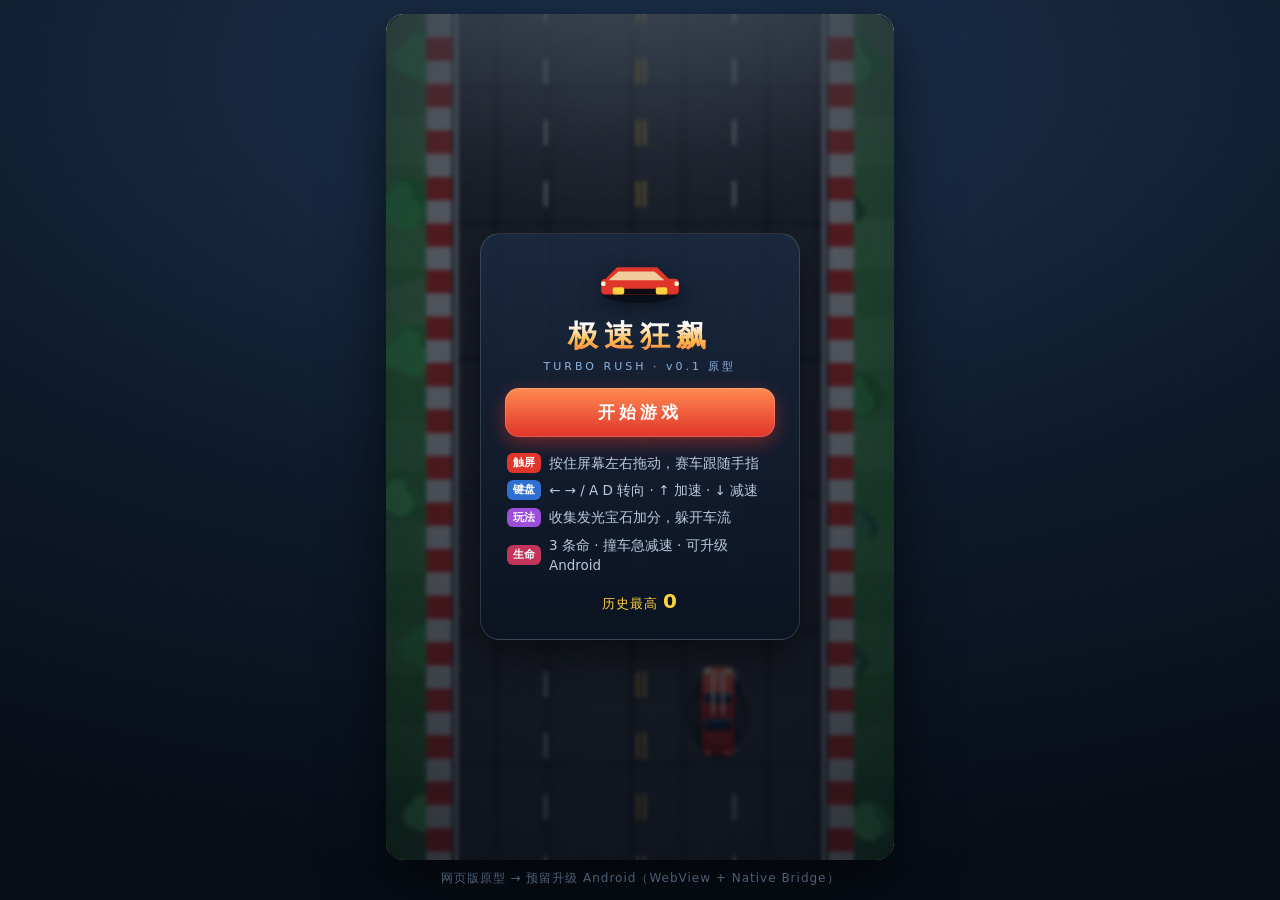
<file: app/src/main/assets/www/index.html>
<!DOCTYPE html>
<html lang="zh-CN">
<head>
<meta charset="UTF-8">
<meta name="viewport" content="width=device-width, initial-scale=1.0, maximum-scale=1.0, user-scalable=no, viewport-fit=cover">
<meta name="mobile-web-app-capable" content="yes">
<meta name="apple-mobile-web-app-capable" content="yes">
<title>极速狂飙 · Turbo Rush（网页版原型）</title>
<link rel="stylesheet" href="css/style.css?v=2">
</head>
<body>
<script>
/* 2D 版是竖版跑道，固定竖屏（从 3D 横屏返回时自动转回） */
(function () {
  function lock() {
    try { if (window.AndroidBridge && AndroidBridge.setOrientation) AndroidBridge.setOrientation('portrait'); } catch (e) { }
  }
  lock();
  window.addEventListener('pageshow', lock);
  document.addEventListener('visibilitychange', function () { if (!document.hidden) lock(); });
})();
</script>
<div id="stage">

  <div id="wrap">
    <canvas id="game"></canvas>

    <!-- 主菜单 -->
    <div id="menu" class="overlay">
      <div class="card">
        <div class="logo">
          <svg class="logo-car" viewBox="0 0 64 32" aria-hidden="true">
            <ellipse cx="32" cy="24" rx="26" ry="6" fill="rgba(0,0,0,.35)"/>
            <path d="M8 13 L16 5 H44 L52 13 L56 13 Q59 13 59 16 L59 21 Q59 24 56 24 L8 24 Q5 24 5 21 L5 16 Q5 13 8 13 Z" fill="#e0352b"/>
            <path d="M10 14 L17 8 H42 L49 14 Z" fill="#f4e6b0" opacity=".85"/>
            <path d="M16 24 L16 20 H48 L48 24 Z" fill="#0d0d11"/>
            <rect x="13" y="19" width="8" height="5" rx="1.4" fill="#ffd23f"/>
            <rect x="43" y="19" width="8" height="5" rx="1.4" fill="#ffd23f"/>
            <rect x="5" y="15" width="3" height="3" rx="1" fill="#fff7cf"/>
            <rect x="56" y="15" width="3" height="3" rx="1" fill="#fff7cf"/>
          </svg>
          <h1>极速狂飙</h1>
          <p class="sub">TURBO RUSH · v0.1 原型</p>
        </div>
        <button id="btnStart" class="btn primary">开始游戏</button>
        <div class="tips">
          <p><i class="tag t-touch">触屏</i>按住屏幕左右拖动，赛车跟随手指</p>
          <p><i class="tag t-key">键盘</i>← → / A D 转向 · ↑ 加速 · ↓ 减速</p>
          <p><i class="tag t-gem">玩法</i>收集发光宝石加分，躲开车流</p>
          <p><i class="tag t-heart">生命</i>3 条命 · 撞车急减速 · 可升级 Android</p>
        </div>
        <p class="best">历史最高 <span id="menuBest">0</span></p>
      </div>
    </div>

    <!-- 暂停 -->
    <div id="paused" class="overlay hidden">
      <div class="card small">
        <h2>已暂停</h2>
        <button id="btnResume" class="btn primary">继续</button>
        <button id="btnQuit" class="btn ghost">回主菜单</button>
      </div>
    </div>

    <!-- 结束 -->
    <div id="over" class="overlay hidden">
      <div class="card">
        <h2 id="overTitle">挑战结束</h2>
        <div class="stats">
          <div><span>得分</span><b id="stScore">0</b></div>
          <div><span>宝石</span><b id="stGems">0</b></div>
          <div><span>里程</span><b id="stDist">0 m</b></div>
          <div><span>最高</span><b id="stBest">0</b></div>
        </div>
        <button id="btnAgain" class="btn primary">再跑一次</button>
        <button id="btnMenu" class="btn ghost">回主菜单</button>
      </div>
    </div>

    <!-- 右上悬浮按钮 -->
    <button id="btnPause" class="fab hidden" aria-label="暂停">
      <svg viewBox="0 0 24 24"><path d="M7 5h4v14H7zM13 5h4v14h-4z"/></svg>
    </button>
    <button id="btnSound" class="fab hidden" aria-label="声音">
      <svg class="ic-on" viewBox="0 0 24 24"><path d="M3 9v6h4l5 5V4L7 9H3zm13.5 3A4.5 4.5 0 0 0 14 8v8a4.5 4.5 0 0 0 2.5-4zM14 3.2v2.1a7 7 0 0 1 0 13.4v2.1a9 9 0 0 0 0-17.6z"/></svg>
      <svg class="ic-off" viewBox="0 0 24 24"><path d="M3 9v6h4l5 5V4L7 9H3zm13.6 3l3.2-3.2-1.4-1.4-3.2 3.2-3.2-3.2-1.4 1.4L13.8 12l-3.2 3.2 1.4 1.4 3.2-3.2 3.2 3.2 1.4-1.4-3.2-3.2z"/></svg>
    </button>

  </div>

  <p class="footnote">网页版原型 → 预留升级 Android（WebView + Native Bridge）</p>
</div>

<script src="js/util.js?v=2"></script>
<script src="js/config.js?v=2"></script>
<script src="js/audio.js?v=2"></script>
<script src="js/sprites.js?v=2"></script>
<script src="js/input.js?v=2"></script>
<script src="js/game.js?v=2"></script>
<script src="js/main.js?v=2"></script>
</body>
</html>
</file>
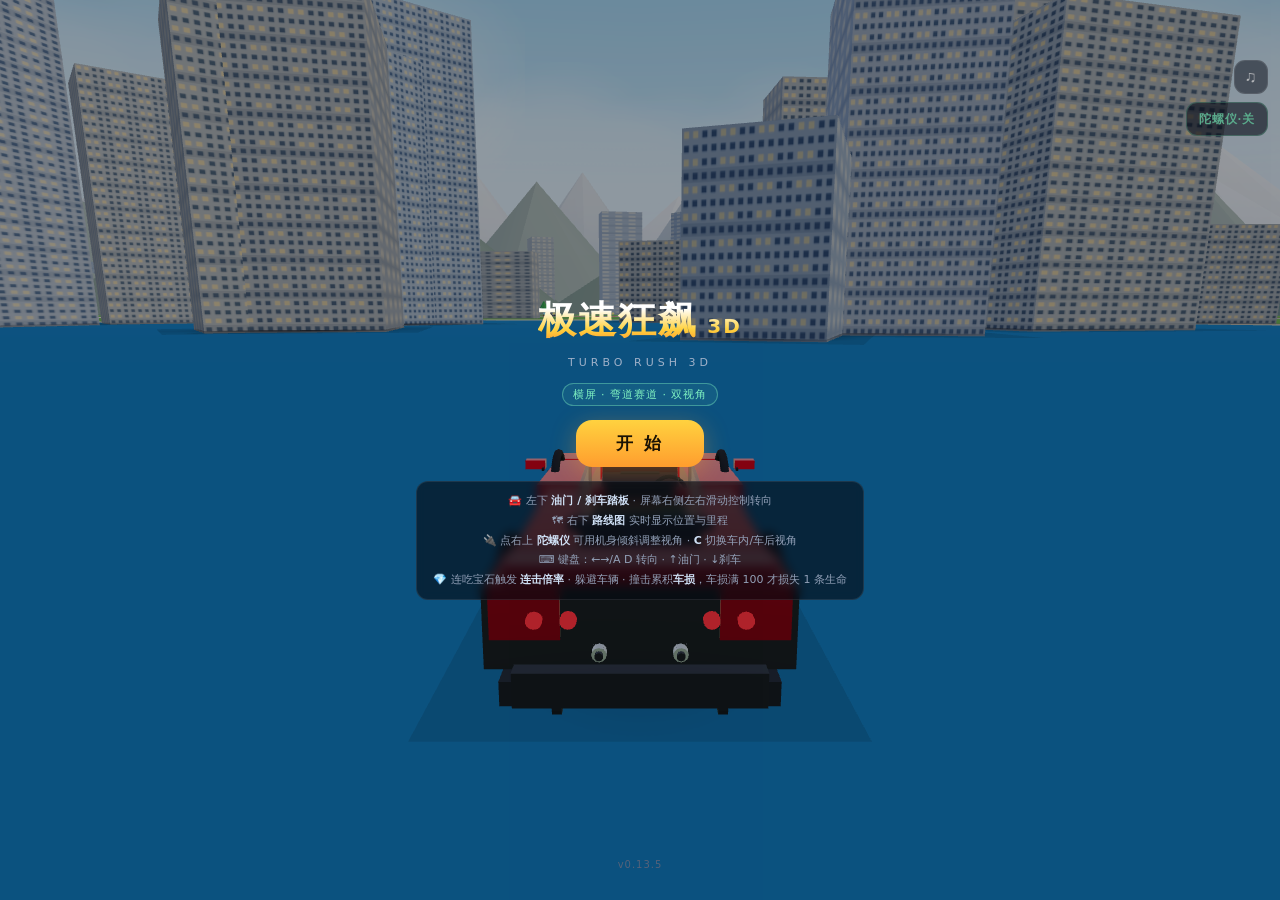
<file: app/src/main/assets/www3d/index.html>
<!DOCTYPE html>
<html lang="zh-CN">
<head>
<meta charset="UTF-8">
<meta name="viewport" content="width=device-width, initial-scale=1.0, maximum-scale=1.0, user-scalable=no, viewport-fit=cover">
<meta name="theme-color" content="#0b0f1a">
<title>极速狂飙 3D · Turbo Rush 3D</title>

<!-- ============================================================
     启动引导（必须最先执行，不依赖 three.min.js / main.js）
       1. 立即锁定横屏 —— WebView 注入桥可能晚于页面脚本，故多重重试
       2. 全局错误捕获 → 屏幕底部诊断条（真机排查的唯一可见通道）
       3. 诊断信息：THREE 版本 / WebGL / 视口 / 帧率
     ============================================================ -->
<script>
window.__diag = { msgs: [], three: '未加载', webgl: '检测中', size: '-', fps: 0, objs: 0 };
window.__booted = false;

window.__diagText = function () {
  var d = window.__diag;
  var s = 'THREE:' + d.three + ' | WebGL:' + d.webgl + ' | ' + d.size + ' | ' + d.fps + 'fps | obj:' + d.objs;
  if (d.extra) s += '\n' + d.extra;
  if (d.msgs.length) s += '\n' + d.msgs.slice(-3).join('\n');
  return s;
};
window.__diagRefresh = function () {
  try { var el = document.getElementById('diag'); if (el) el.textContent = window.__diagText(); } catch (e) {}
};
/* 诊断条默认隐藏：仅当出现 [FATAL]/[ERR]/[REJ] 级错误时才弹出（正常游戏界面无黑条） */
window.__diagLog = function (m) {
  try {
    var s = String(m);
    if (window.__diag.msgs.indexOf(s) < 0) window.__diag.msgs.push(s);
    if (/^\[(FATAL|ERR|REJ)\]/.test(s)) {
      var el = document.getElementById('diag');
      if (el) { el.style.display = 'block'; el.textContent = window.__diagText(); }
      var fb = document.getElementById('fatalBox');
      if (fb) { fb.style.display = 'block'; fb.textContent = s; }
    }
  } catch (e) {}
};

/* —— 横屏锁定：立即 + 轮询重试 + pageshow —— */
function __lockLandscape() {
  try {
    if (window.AndroidBridge && AndroidBridge.setOrientation) AndroidBridge.setOrientation('landscape');
  } catch (e) {}
}
__lockLandscape();
var __ln = 0;
var __li = setInterval(function () { __lockLandscape(); if (++__ln >= 16) clearInterval(__li); }, 250);
window.addEventListener('pageshow', __lockLandscape);

/* —— 全局错误捕获（放在所有脚本之前，确保能抓到启动期异常）—— */
window.onerror = function (msg, src, line) {
  window.__diagLog('[ERR] ' + msg + ' @' + String(src || '').split('/').pop() + ':' + line);
  return false;
};
window.addEventListener('unhandledrejection', function (e) {
  window.__diagLog('[REJ] ' + ((e.reason && e.reason.message) || e.reason));
});
</script>

<style>
  * { margin:0; padding:0; box-sizing:border-box; -webkit-tap-highlight-color:transparent; }
  html,body { width:100%; height:100%; overflow:hidden; background:#0b0f1a; touch-action:none;
              font-family:"PingFang SC","Microsoft YaHei",system-ui,sans-serif; user-select:none; -webkit-user-select:none; }
  /* ⚠️ 必须显式声明 100%：否则高 DPR 手机上 canvas 会按固有(物理)像素撑开，只显示画面一角 */
  #game { position:fixed; inset:0; width:100%; height:100%; display:block; }
  /* —— HUD —— */
  #hud { position:fixed; inset:0; pointer-events:none; color:#fff; z-index:3; }
  .top { position:absolute; top:0; left:0; right:0; display:flex; justify-content:space-between;
         align-items:flex-start; padding:10px 12px;
         padding-left:calc(12px + env(safe-area-inset-left)); padding-right:calc(12px + env(safe-area-inset-right)); }
  .score-box { background:rgba(8,12,24,.55); border:1px solid rgba(255,255,255,.14); border-radius:14px;
               padding:5px 12px; backdrop-filter:blur(6px); text-align:center; }
  .score-box .label { font-size:10px; letter-spacing:2px; opacity:.65; }
  .score-box .value { font-size:20px; font-weight:800; font-variant-numeric:tabular-nums; }
  #score { color:#ffd23f; }
  /* 功能按钮：统一由 #topBtns 弹性容器排布（竖屏竖排 / 横屏横排，间隔 8px，永不重叠）
     —— 旧版三个按钮各自 absolute 定位，横屏下 btnSound/btnGyro 都写 right:12px;top:56px
        直接完全重叠，btnView 也与 btnGyro 横向压叠 46px。 */
  #topBtns { position:absolute; top:60px; right:calc(12px + env(safe-area-inset-right));
             display:flex; flex-direction:column; align-items:flex-end; gap:8px; pointer-events:none; }
  #btnSound, #btnView, #btnGyro { position:relative; pointer-events:auto; height:34px; border-radius:11px;
        font-size:12px; font-weight:700; letter-spacing:1px; cursor:pointer; white-space:nowrap; flex:0 0 auto; }
  #btnSound { background:rgba(8,12,24,.5); border:1px solid rgba(255,255,255,.15);
              color:#fff; width:34px; font-size:16px; }
  #btnView { background:rgba(8,12,24,.6); border:1px solid rgba(255,255,255,.18);
             color:#cfe6ff; padding:0 12px; }
  #btnView.hidden { display:none; }
  #btnGyro { background:rgba(8,12,24,.6); border:1px solid rgba(127,240,192,.35);
             color:#7ff0c0; padding:0 12px; }
  #viewBadge { position:absolute; left:50%; top:10px; transform:translateX(-50%); background:rgba(8,12,24,.5);
               border:1px solid rgba(255,255,255,.12); border-radius:999px; padding:3px 13px; font-size:11px;
               letter-spacing:2px; color:#9fd0ff; }
  /* —— 连击条 —— */
  #combo { position:absolute; left:50%; top:48px; transform:translateX(-50%); text-align:center; pointer-events:none;
           opacity:0; transition:opacity .2s; }
  #combo .cm { font-size:19px; font-weight:900; color:#ffd23f; text-shadow:0 0 14px rgba(255,200,60,.8); letter-spacing:1px; }
  #combo .bar { width:140px; height:4px; border-radius:2px; background:rgba(255,255,255,.16); margin:4px auto 0; overflow:hidden; }
  #combo .bar i { display:block; height:100%; width:100%; background:linear-gradient(90deg,#ffd23f,#ff7a2e); }
  /* —— 生命值 + 车损 ——
     v0.13.2：原 #lives 在 right:12px;bottom:34px，正好压在右下角 #mapBox 路线图上；
     现移到左上角计分框下方，并在其下新增"车损"条。 */
  #lives { position:absolute; top:68px; left:calc(12px + env(safe-area-inset-left));
           display:flex; gap:6px; filter:drop-shadow(0 2px 4px rgba(0,0,0,.5)); }
  .heart { width:18px; height:18px; transform:rotate(45deg); border-radius:4px; background:linear-gradient(135deg,#ff5a6e,#ff2d55);
           box-shadow:0 0 8px rgba(255,45,85,.6); }
  .heart.off { background:#263040; box-shadow:none; }
  .heart.hit { animation:heartHit .45s ease-out; }
  @keyframes heartHit { 0%{transform:rotate(45deg) scale(1.5);} 100%{transform:rotate(45deg) scale(1);} }
  #dmgWrap { position:absolute; top:96px; left:calc(12px + env(safe-area-inset-left)); width:108px;
             pointer-events:none; }
  #dmgWrap .lb { font-size:9px; letter-spacing:2px; color:#cbd6e6; opacity:.85; margin-bottom:3px;
                 text-shadow:0 1px 3px rgba(0,0,0,.7); }
  #dmgBar { height:7px; border-radius:4px; background:rgba(8,12,24,.62);
            border:1px solid rgba(255,255,255,.16); overflow:hidden; }
  #dmgBar i { display:block; height:100%; width:0%; border-radius:3px;
              background:linear-gradient(90deg,#4ce08a,#ffd23f 55%,#ff4b3a);
              transition:width .10s linear; }
  #dmgWrap.danger .lb { color:#ff8a8a; }
  #dmgWrap.danger #dmgBar { box-shadow:0 0 10px rgba(255,60,50,.75); }
  /* —— 飘分 —— */
  .pop { position:absolute; transform:translate(-50%,-50%); font-weight:900; font-size:17px; color:#ffe25a;
         text-shadow:0 1px 6px rgba(0,0,0,.7); pointer-events:none; z-index:6; animation:popRise .9s ease-out forwards; }
  .pop.x2 { color:#ff9d2e; font-size:20px; }
  .pop.x15 { color:#7fe8ff; font-size:19px; }
  @keyframes popRise { 0%{opacity:0; transform:translate(-50%,-30%) scale(.7);} 12%{opacity:1; transform:translate(-50%,-60%) scale(1.08);}
                       100%{opacity:0; transform:translate(-50%,-260%) scale(1);} }
  #flash { position:fixed; inset:0; pointer-events:none; z-index:5; opacity:0;
           background:radial-gradient(ellipse at center, transparent 40%, rgba(255,40,60,.55) 100%); }
  /* —— 叠加层 —— */
  .overlay { position:fixed; inset:0; display:flex; flex-direction:column; align-items:center; justify-content:center;
             gap:14px; background:rgba(6,9,18,.30); z-index:10; text-align:center; padding:18px; }
  .overlay.hidden { display:none; }
  .logo-3d { font-size:38px; font-weight:900; letter-spacing:2px; line-height:1.1;
             background:linear-gradient(180deg,#fff 20%,#ffd23f 70%,#ff9d2e); -webkit-background-clip:text;
             background-clip:text; color:transparent; }
  .sub { font-size:11px; color:#9fb0c8; letter-spacing:4px; }
  .badge { font-size:11px; color:#7ff0c0; border:1px solid rgba(127,240,192,.4); padding:3px 10px; border-radius:999px;
           background:rgba(127,240,192,.08); letter-spacing:1px; }
  .btn { pointer-events:auto; cursor:pointer; border:none; border-radius:16px; padding:12px 40px; font-size:17px; font-weight:800;
         letter-spacing:3px; color:#1a1204; background:linear-gradient(180deg,#ffd23f,#ff9d2e); box-shadow:0 6px 24px rgba(255,160,40,.35);
         transition:transform .08s; }
  .btn:active { transform:scale(.96); }
  .btn.ghost { background:rgba(255,255,255,.06); color:#cfe0f5; border:1px solid rgba(255,255,255,.18); box-shadow:none; }
  .tips { font-size:11px; color:#93a1b8; line-height:1.8;
          background:rgba(6,10,18,.62); border:1px solid rgba(255,255,255,.09); border-radius:12px;
          padding:9px 16px; backdrop-filter:blur(5px); max-width:560px; }
  .tips b { color:#cfe0f5; }

  /* —— 非比赛状态（开始菜单 / 结算）隐藏比赛 HUD，避免和标题/说明叠在一起 —— */
  #hud:not(.playing) .top,
  #hud:not(.playing) #gauge,
  #hud:not(.playing) #pedals,
  #hud:not(.playing) #mapBox,
  #hud:not(.playing) #combo,
  #hud:not(.playing) #lives,
  #hud:not(.playing) #dmgWrap,
  #hud:not(.playing) #viewBadge { display:none; }
  #overTitle { font-size:25px; font-weight:900; color:#ff5a6e; letter-spacing:2px; }
  #overStats { font-size:13px; color:#cbd6e6; line-height:2.1; }
  #overStats b { color:#ffd23f; font-size:17px; }
  .no-webgl { color:#ff8a8a; font-size:13px; max-width:300px; line-height:1.8; }
  .ver { position:absolute; bottom:30px; font-size:10px; color:#55627a; letter-spacing:1px; }

  /* —— 诊断条（默认隐藏：只在 [FATAL]/[ERR] 崩溃时自动弹出，正常游戏不显示）—— */
  #diag { position:fixed; left:0; right:0; bottom:0; z-index:99999; display:none;
          background:rgba(0,0,0,.78); color:#7ff0c0; font:10px/1.45 monospace;
          padding:3px 8px calc(3px + env(safe-area-inset-bottom)); white-space:pre-wrap;
          word-break:break-all; pointer-events:none; }

  /* —— 左下：速度仪表盘 —— */
  #gauge { position:absolute; left:calc(8px + env(safe-area-inset-left)); bottom:calc(8px + env(safe-area-inset-bottom));
           width:112px; height:112px; pointer-events:none; filter:drop-shadow(0 4px 12px rgba(0,0,0,.45)); }
  /* —— 左下：油门 / 刹车踏板 —— */
  #pedals { position:absolute; left:calc(126px + env(safe-area-inset-left));
            bottom:calc(10px + env(safe-area-inset-bottom)); display:flex; gap:12px; align-items:flex-end;
            pointer-events:none; }
  .pedal { pointer-events:auto; width:74px; height:74px; border-radius:50%; display:flex; align-items:center;
           justify-content:center; font-size:14px; font-weight:800; letter-spacing:1px; user-select:none;
           border:2px solid rgba(255,255,255,.25); backdrop-filter:blur(4px); transition:transform .06s, box-shadow .1s; }
  .pedal.gas { background:radial-gradient(circle at 35% 30%, rgba(120,255,190,.35), rgba(20,120,80,.55));
               color:#d8fff0; box-shadow:0 6px 18px rgba(30,200,130,.28); }
  .pedal.brake { background:radial-gradient(circle at 35% 30%, rgba(255,150,160,.35), rgba(140,25,45,.55));
                 color:#ffe0e4; box-shadow:0 6px 18px rgba(220,50,80,.28); }
  .pedal.on { transform:scale(.92); box-shadow:0 0 22px rgba(255,255,255,.35); }
  /* —— 右下：路线图 + 里程 —— */
  #mapBox { position:absolute; right:calc(8px + env(safe-area-inset-right)); bottom:calc(8px + env(safe-area-inset-bottom));
            width:118px; pointer-events:none; text-align:center; }
  #mini { width:118px; height:118px; display:block; border-radius:14px;
          background:rgba(8,12,22,.5); border:1px solid rgba(255,255,255,.14); backdrop-filter:blur(4px); }
  #mile { margin-top:3px; font-size:12px; font-weight:800; color:#7fd7ff; font-variant-numeric:tabular-nums;
          text-shadow:0 1px 4px rgba(0,0,0,.6); }

  /* —— 横屏适配：屏幕高度小，压缩纵向、按钮横排 —— */
  @media (orientation: landscape) and (max-height: 560px) {
    .overlay { gap:8px; padding:10px 16px; }
    .logo-3d { font-size:27px; }
    .sub { font-size:10px; letter-spacing:3px; }
    .badge { font-size:10px; padding:2px 8px; }
    .btn { padding:9px 32px; font-size:15px; }
    .tips { font-size:10px; line-height:1.6; }
    .ver { bottom:22px; font-size:9px; }
    #topBtns { top:56px; flex-direction:row; align-items:center; }
    #btnSound, #btnView, #btnGyro { height:30px; font-size:11px; border-radius:9px; }
    #btnSound { width:30px; font-size:14px; }
    /* v0.13.2：#lives / #dmgWrap 改用左上角 top 定位，横屏沿用基准值即可，不再覆盖 bottom */
    #gauge { width:96px; height:96px; bottom:6px; }
    #pedals { left:calc(110px + env(safe-area-inset-left)); bottom:6px; gap:10px; }
    .pedal { width:62px; height:62px; font-size:12px; }
    #mapBox { width:100px; bottom:6px; }
    #mini { width:100px; height:100px; }
    #mile { font-size:11px; }
  }
</style>
</head>
<body>
<canvas id="game"></canvas>

<div id="hud">
  <div class="top">
    <div class="score-box"><div class="label">得分</div><div class="value" id="score">0</div></div>
    <div class="score-box"><div class="label">宝石</div><div class="value" id="gemVal">0</div></div>
  </div>
  <div id="viewBadge">追尾视角</div>
  <div id="topBtns">
    <button id="btnSound">&#9835;</button>
    <button id="btnView" class="hidden">切换视角</button>
    <button id="btnGyro">陀螺仪·关</button>
  </div>
  <div id="combo"><div class="cm" id="comboTxt">x1</div><div class="bar"><i id="comboBar"></i></div></div>
  <canvas id="gauge" width="224" height="224"></canvas>
  <div id="pedals">
    <div class="pedal brake" id="pedBrake">刹车</div>
    <div class="pedal gas" id="pedGas">油门</div>
  </div>
  <div id="mapBox">
    <canvas id="mini" width="236" height="236"></canvas>
    <div id="mile">0 m</div>
  </div>
  <div id="lives"></div>
  <div id="dmgWrap"><div class="lb">车损</div><div id="dmgBar"><i id="dmgFill"></i></div></div>
</div>
<div id="flash"></div>

<!-- 开始菜单 -->
<div class="overlay" id="menu">
  <div class="logo-3d">极速狂飙<span style="font-size:20px"> 3D</span></div>
  <div class="sub">TURBO RUSH 3D</div>
  <div class="badge">横屏 · 弯道赛道 · 双视角</div>
  <button class="btn" id="btnStart">开 始</button>
  <div class="tips">
    <span>&#128664; 左下 <b>油门 / 刹车踏板</b> · 屏幕右侧左右滑动控制转向</span><br>
    <span>&#128506; 右下 <b>路线图</b> 实时显示位置与里程</span><br>
    <span>&#128268; 点右上 <b>陀螺仪</b> 可用机身倾斜调整视角 · <b>C</b> 切换车内/车后视角</span><br>
    <span>&#9000; 键盘：←→/A D 转向 · ↑油门 · ↓刹车</span><br>
    <span>&#128142; 连吃宝石触发 <b>连击倍率</b> · 躲避车辆 · 撞击累积<b>车损</b>，车损满 100 才损失 1 条生命</span>
  </div>
  <div class="ver">v0.13.5</div>
</div>

<!-- 结束 -->
<div class="overlay hidden" id="over">
  <div id="overTitle">车辆损毁</div>
  <div id="overStats">
    得分 <b id="finalScore">0</b><br>
    里程 <b id="finalDist">0</b> m · 宝石 <b id="finalGems">0</b>
  </div>
  <button class="btn" id="btnAgain">再 来 一 局</button>
</div>

<!-- 诊断条 -->
<div id="diag"></div>

<script src="js/three.min.js"></script>
<script>
  if (typeof THREE === 'undefined') {
    window.__diagLog('three.min.js 加载失败：THREE 未定义');
  } else {
    window.__diag.three = 'r' + THREE.REVISION;
    window.__diagRefresh();
  }
</script>
<script src="js/main.js"></script>
<script src="js/fallback.js"></script>
<script>
  /* main.js 的 boot() 在 DOMContentLoaded 时才执行，故延后检查启动结果 */
  function __checkBoot() {
    if (!window.__booted) window.__diagLog('main.js 未完成启动（见上方错误）');
    if (window.__diagRefresh) window.__diagRefresh();
  }
  if (document.readyState === 'loading') {
    document.addEventListener('DOMContentLoaded', function () { setTimeout(__checkBoot, 60); });
  } else {
    setTimeout(__checkBoot, 60);
  }
</script>
</body>
</html>
</file>
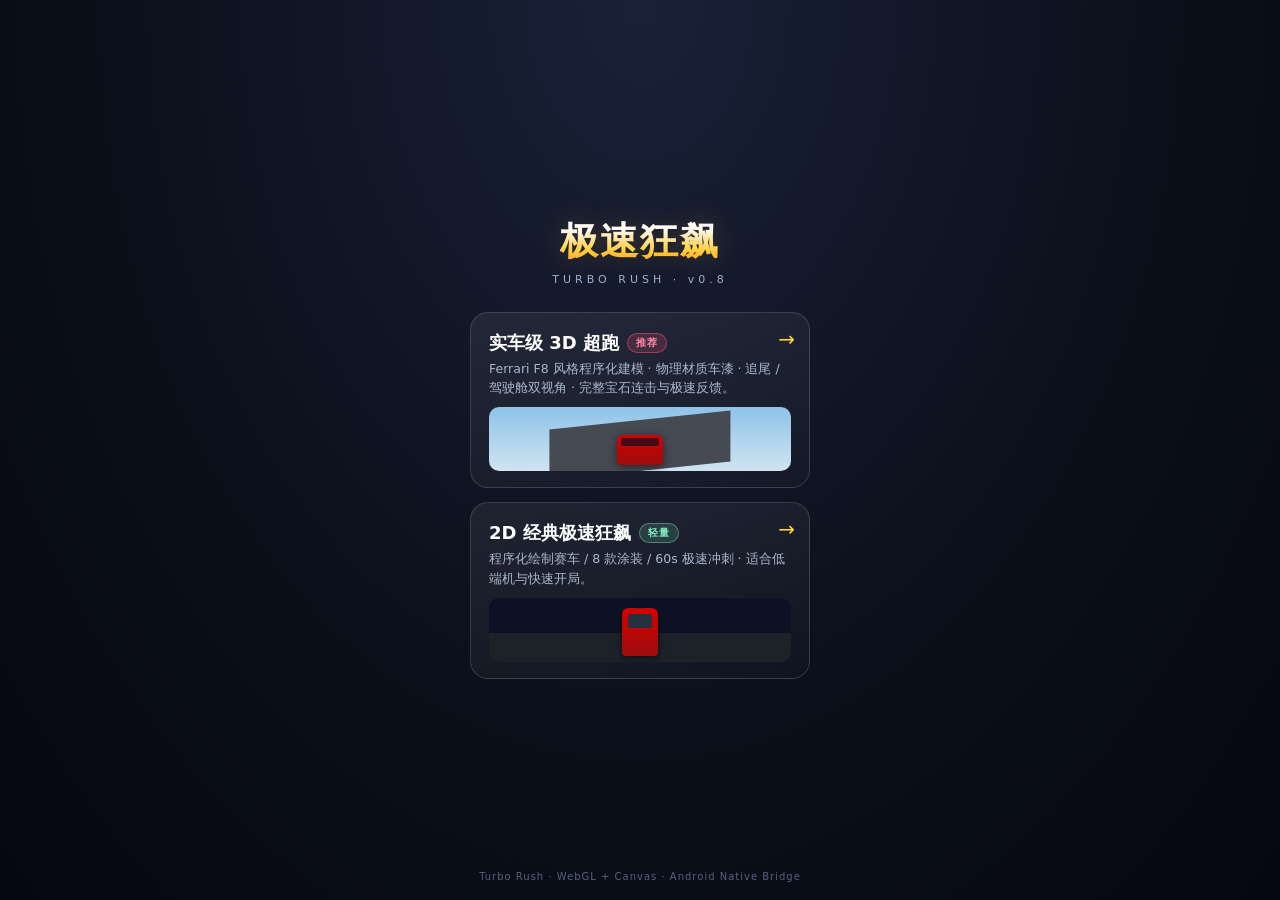
<file: app/src/main/assets/choose.html>
<!DOCTYPE html>
<html lang="zh-CN">
<head>
<meta charset="UTF-8">
<meta name="viewport" content="width=device-width, initial-scale=1.0, maximum-scale=1.0, user-scalable=no, viewport-fit=cover">
<meta name="theme-color" content="#0b0f1a">
<title>极速狂飙 Turbo Rush</title>
<style>
  * { margin:0; padding:0; box-sizing:border-box; -webkit-tap-highlight-color:transparent; }
  html,body { width:100%; height:100%; overflow:hidden; background:radial-gradient(ellipse at 50% 0%,#1a2138 0%,#0b0f1a 60%,#050810 100%);
              font-family:"PingFang SC","Microsoft YaHei",system-ui,sans-serif; color:#fff; user-select:none; }
  .wrap { position:fixed; inset:0; display:flex; flex-direction:column; align-items:center; justify-content:center;
          gap:18px; padding:24px; text-align:center; }
  .logo { font-size:38px; font-weight:900; letter-spacing:2px; line-height:1.1;
          background:linear-gradient(180deg,#fff 20%,#ffd23f 70%,#ff9d2e); -webkit-background-clip:text;
          background-clip:text; color:transparent; text-shadow:0 0 30px rgba(255,180,60,.2); }
  .sub { font-size:11px; color:#9fb0c8; letter-spacing:4px; margin-top:-8px; }
  .grid { display:flex; flex-direction:column; gap:14px; width:100%; max-width:340px; margin-top:8px; }
  .card { position:relative; cursor:pointer; border:1px solid rgba(255,255,255,.14);
          background:linear-gradient(160deg,rgba(255,255,255,.07),rgba(255,255,255,.02));
          border-radius:18px; padding:18px 18px 16px; text-align:left; overflow:hidden; }
  .card::before { content:""; position:absolute; inset:0; background:linear-gradient(120deg,transparent 0%,rgba(255,210,63,.08) 50%,transparent 100%);
                 transform:translateX(-100%); transition:transform .4s; }
  .card:active::before { transform:translateX(100%); }
  .card:active { transform:scale(.97); }
  .card h2 { font-size:18px; font-weight:800; margin-bottom:4px; display:flex; align-items:center; gap:8px; }
  .badge { font-size:10px; padding:2px 8px; border-radius:999px; letter-spacing:1px;
           background:rgba(127,240,192,.15); color:#7ff0c0; border:1px solid rgba(127,240,192,.4); }
  .badge.hot { background:rgba(255,80,120,.18); color:#ff8aa3; border-color:rgba(255,80,120,.5); }
  .card p { font-size:12.5px; color:#aab8cc; line-height:1.55; }
  .preview { height:64px; margin-top:10px; border-radius:10px; background:#0c1224; position:relative; overflow:hidden; }
  .preview .road { position:absolute; left:0; right:0; bottom:0; height:46%; background:#1d2128; }
  .preview .road::before { content:""; position:absolute; left:50%; top:6px; bottom:6px; width:3px; transform:translateX(-50%);
                           background:repeating-linear-gradient(to bottom,#f5c542 0 8px,transparent 8px 16px); }
  .preview .car2d { position:absolute; left:50%; bottom:6px; transform:translateX(-50%); width:36px; height:48px;
                    background:linear-gradient(180deg,#d40000,#9c0d0d); border-radius:6px 6px 4px 4px;
                    box-shadow:0 2px 6px rgba(0,0,0,.5); }
  .preview .car2d::after { content:""; position:absolute; left:6px; right:6px; top:6px; height:14px;
                           background:#26303e; border-radius:3px; }
  .preview.three { background:linear-gradient(180deg,#8fc3e8 0%,#cfe4f0 100%); }
  .preview.three .road3 { position:absolute; left:50%; bottom:0; transform:translateX(-50%) skewY(-6deg);
                          width:60%; height:80%; background:#464a53; }
  .preview.three .car3 { position:absolute; left:50%; bottom:6px; transform:translateX(-50%); width:46px; height:30px;
                         background:linear-gradient(180deg,#d40000,#9c0d0d); border-radius:6px 6px 4px 4px;
                         box-shadow:0 2px 8px rgba(0,0,0,.5); }
  .preview.three .car3::before { content:""; position:absolute; left:4px; right:4px; top:3px; height:8px;
                                background:#0b1220; border-radius:2px; opacity:.7; }
  .arrow { position:absolute; right:14px; top:14px; font-size:20px; color:#ffd23f; }
  .ver { position:absolute; bottom:18px; font-size:10px; color:#55627a; letter-spacing:1px; }
</style>
</head>
<body>
<div class="wrap">
  <div class="logo">极速狂飙</div>
  <div class="sub">TURBO RUSH · v0.8</div>

  <div class="grid">
    <div class="card" id="card3d">
      <h2>实车级 3D 超跑 <span class="badge hot">推荐</span></h2>
      <p>Ferrari F8 风格程序化建模 · 物理材质车漆 · 追尾 / 驾驶舱双视角 · 完整宝石连击与极速反馈。</p>
      <div class="preview three"><div class="road3"></div><div class="car3"></div></div>
      <div class="arrow">→</div>
    </div>

    <div class="card" id="card2d">
      <h2>2D 经典极速狂飙 <span class="badge">轻量</span></h2>
      <p>程序化绘制赛车 / 8 款涂装 / 60s 极速冲刺 · 适合低端机与快速开局。</p>
      <div class="preview"><div class="road"></div><div class="car2d"></div></div>
      <div class="arrow">→</div>
    </div>
  </div>

  <div class="ver">Turbo Rush · WebGL + Canvas · Android Native Bridge</div>
</div>

<script>
  /* 选卡页固定竖屏（从 3D 横屏返回时自动转回） */
  function lockPortrait() {
    try { if (window.AndroidBridge && AndroidBridge.setOrientation) AndroidBridge.setOrientation('portrait'); } catch (e) { }
  }
  lockPortrait();
  window.addEventListener('pageshow', lockPortrait);

  // 轻反馈（已进入 Android WebView 时由原生桥接管）
  try { if (window.AndroidBridge && AndroidBridge.vibrate) AndroidBridge.vibrate(15); } catch (e) {}

  // URL hash 优先：#3d / #2d 直跳
  // 用 location.href（压栈）而非 replace，保证系统返回键能回到本选卡页
  function go(file) {
    if (window.AndroidBridge && AndroidBridge.vibrate) try { AndroidBridge.vibrate(8); } catch (e) {}
    setTimeout(function () { window.location.href = file; }, 80);
  }
  document.getElementById('card3d').addEventListener('click', function () { go('www3d/index.html'); });
  document.getElementById('card2d').addEventListener('click', function () { go('www/index.html'); });
  if (location.hash === '#3d') go('www3d/index.html');
  else if (location.hash === '#2d') go('www/index.html');
</script>
</body>
</html>
</file>
<file: app/src/main/assets/www/css/style.css>
/* =========================================================
   极速狂飙 Turbo Rush — 样式表
   UI 全部相对/百分比布局，可原样嵌入 Android WebView 竖屏壳
   ========================================================= */

* { margin: 0; padding: 0; box-sizing: border-box; -webkit-tap-highlight-color: transparent; }

html, body { height: 100%; }

body {
  font-family: system-ui, -apple-system, "Segoe UI", Roboto, "PingFang SC", "Microsoft YaHei", sans-serif;
  background: radial-gradient(120% 90% at 50% 8%, #1d3350 0%, #0e1a2b 55%, #070d16 100%);
  color: #eef4ff;
  display: flex;
  flex-direction: column;
  align-items: center;
  justify-content: center;
  gap: 10px;
  overflow: hidden;
  user-select: none;
  -webkit-user-select: none;
  touch-action: none;
}

#stage {
  display: flex;
  flex-direction: column;
  align-items: center;
  gap: 10px;
  padding-top: max(8px, env(safe-area-inset-top));
  padding-bottom: max(8px, env(safe-area-inset-bottom));
}

/* 游戏"屏幕"：保持 480:800 比例，宽高自适应（含竖屏手机与桌面） */
#wrap {
  position: relative;
  aspect-ratio: 480 / 800;
  height: min(94vh, calc((100vw - 32px) * 5 / 3));
  max-width: 98vw;
  border-radius: 18px;
  overflow: hidden;
  box-shadow: 0 18px 60px rgba(0,0,0,.6), 0 0 0 1px rgba(255,255,255,.08) inset;
  background: #101820;
}

#game {
  position: absolute;
  inset: 0;
  width: 100%;
  height: 100%;
  display: block;
  cursor: pointer;
}

/* ---------- 悬浮层 ---------- */
.overlay {
  position: absolute;
  inset: 0;
  z-index: 10;
  display: flex;
  align-items: center;
  justify-content: center;
  padding: 18px;
  background: radial-gradient(120% 100% at 50% 30%, rgba(10,18,32,.55), rgba(6,10,18,.88));
  backdrop-filter: blur(2px);
  transition: opacity .25s ease;
}
.overlay.hidden { opacity: 0; pointer-events: none; }

.card {
  width: min(88%, 320px);
  background: linear-gradient(180deg, rgba(26,40,62,.96), rgba(12,20,34,.96));
  border: 1px solid rgba(255,255,255,.14);
  border-radius: 20px;
  padding: 22px 20px;
  text-align: center;
  box-shadow: 0 14px 40px rgba(0,0,0,.5);
}
.card.small { width: min(70%, 260px); }

.logo .logo-car { width: 92px; height: 46px; filter: drop-shadow(0 6px 10px rgba(0,0,0,.5)); }
.logo h1 {
  margin-top: 6px;
  font-size: 30px;
  letter-spacing: 6px;
  background: linear-gradient(180deg, #fff 20%, #ffb74d 60%, #ff7043);
  -webkit-background-clip: text;
  background-clip: text;
  color: transparent;
}
.logo .sub { margin-top: 2px; font-size: 11px; letter-spacing: 3px; color: #8fb3dd; }

.btn {
  display: block;
  width: 100%;
  margin-top: 14px;
  padding: 13px 0;
  border: 0;
  border-radius: 14px;
  font-size: 17px;
  font-weight: 700;
  letter-spacing: 4px;
  color: #fff;
  cursor: pointer;
  transition: transform .12s ease, filter .12s ease;
}
.btn:active { transform: scale(.96); }
.btn.primary {
  background: linear-gradient(180deg, #ff8a50, #e0352b);
  box-shadow: 0 6px 18px rgba(224,53,43,.45), 0 0 0 1px rgba(255,255,255,.18) inset;
}
.btn.primary:hover { filter: brightness(1.08); }
.btn.ghost {
  background: rgba(255,255,255,.08);
  border: 1px solid rgba(255,255,255,.2);
  color: #cfd8e6;
  font-weight: 600;
  letter-spacing: 2px;
  font-size: 15px;
}

.tips { margin: 16px 2px 0; text-align: left; display: grid; gap: 7px; }
.tips p { font-size: 12.5px; line-height: 1.5; color: #b9c9de; display: flex; align-items: center; gap: 8px; }
.tips .tag {
  flex: 0 0 auto;
  min-width: 34px;
  text-align: center;
  font-style: normal;
  font-size: 10.5px;
  font-weight: 700;
  color: #fff;
  padding: 2px 5px;
  border-radius: 6px;
  letter-spacing: 0;
}
.t-touch   { background: #e0352b; }
.t-key     { background: #2f6fd1; }
.t-gem     { background: #9c4fd8; }
.t-heart   { background: #c2345a; }

.best { margin-top: 14px; font-size: 13px; color: #ffd23f; letter-spacing: 1px; }
.best span { font-size: 20px; font-weight: 800; font-variant-numeric: tabular-nums; }

#paused h2, #over h2 {
  font-size: 26px;
  letter-spacing: 4px;
  color: #fff;
}
#over h2.record { color: #ffd23f; }

.stats {
  margin: 16px 0 4px;
  display: grid;
  grid-template-columns: 1fr 1fr;
  gap: 8px;
}
.stats div {
  background: rgba(255,255,255,.06);
  border: 1px solid rgba(255,255,255,.1);
  border-radius: 12px;
  padding: 8px 4px;
}
.stats span { display: block; font-size: 10.5px; color: #8fa5bf; letter-spacing: 2px; }
.stats b { display: block; font-size: 20px; margin-top: 2px; color: #fff; font-variant-numeric: tabular-nums; }
.stats div.gold b { color: #ffd23f; }

/* ---------- 悬浮小按钮 ---------- */
.fab {
  position: absolute;
  top: 8px;
  right: 8px;
  z-index: 12;
  width: 40px;
  height: 40px;
  border-radius: 50%;
  border: 1px solid rgba(255,255,255,.25);
  background: rgba(8,14,24,.55);
  display: flex;
  align-items: center;
  justify-content: center;
  cursor: pointer;
  color: #fff;
}
#btnSound { right: 54px; }
.fab svg { width: 20px; height: 20px; fill: currentColor; }
.fab .ic-off { display: none; }
.fab.muted .ic-on { display: none; }
.fab.muted .ic-off { display: block; color: #ff9b8a; }
.fab:active { transform: scale(.9); }
.fab.hidden { display: none; }

.footnote {
  font-size: 11px;
  color: #6d87a5;
  letter-spacing: 1px;
  text-align: center;
}

@media (min-width: 760px) and (min-height: 700px) {
  .card { padding: 26px 24px; }
  .tips p { font-size: 13.5px; }
  .footnote { font-size: 12px; }
}
</file>
